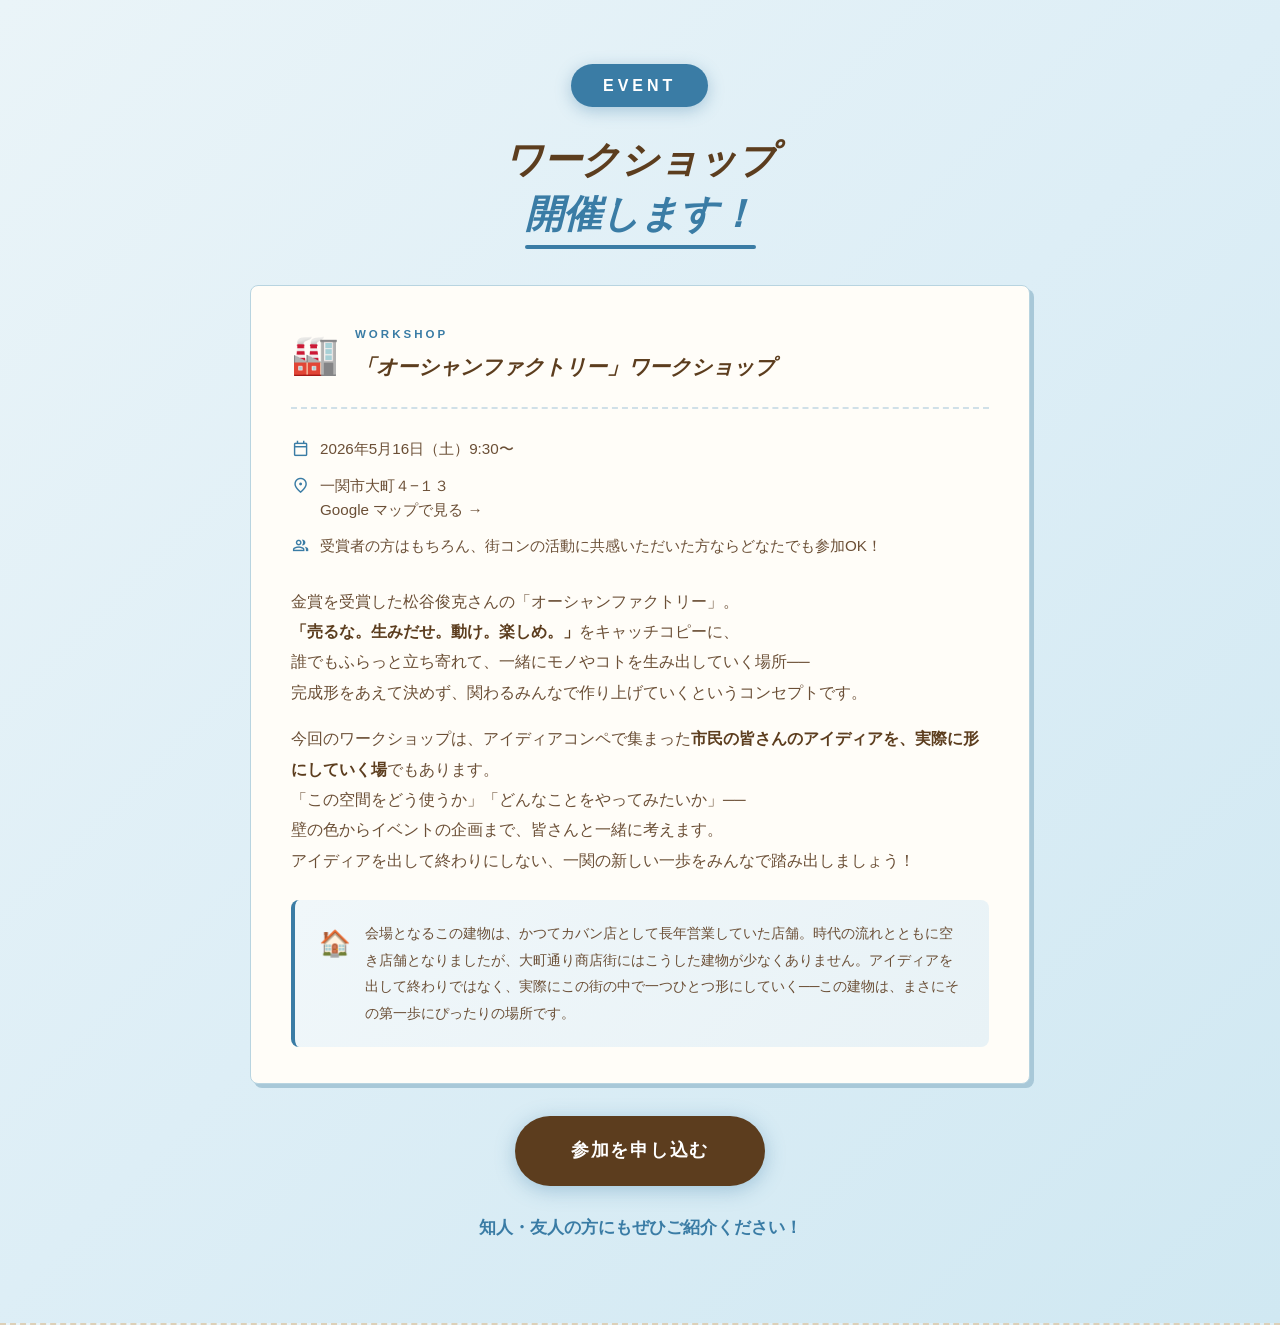
<file: preview-workshop.html>
<!DOCTYPE html>
<html lang="ja">
<head>
  <meta charset="UTF-8">
  <meta name="viewport" content="width=device-width, initial-scale=1.0">
  <title>ワークショップ告知 プレビュー</title>
  <link rel="preconnect" href="https://fonts.googleapis.com">
  <link rel="preconnect" href="https://fonts.gstatic.com" crossorigin>
  <link href="https://fonts.googleapis.com/css2?family=Kaisei+Opti&display=swap" rel="stylesheet">
  <link href="https://fonts.googleapis.com/css2?family=Material+Symbols+Outlined:opsz,wght,FILL,GRAD@20,400,0,0" rel="stylesheet">
  <link rel="stylesheet" href="style.css">
</head>
<body>

  <!-- ワークショップ告知セクション -->
  <section id="workshop" class="workshop-section is-visible">
    <div class="workshop-inner">
      <div class="workshop-badge">EVENT</div>
      <h3 class="workshop-title">
        <span class="workshop-title-line">ワークショップ</span>
        <span class="workshop-title-line workshop-accent">開催します！</span>
      </h3>

      <div class="workshop-card">
        <div class="workshop-card-header">
          <span class="workshop-card-icon">🏭</span>
          <div>
            <p class="workshop-card-label">WORKSHOP</p>
            <h4 class="workshop-card-title">「オーシャンファクトリー」ワークショップ</h4>
          </div>
        </div>

        <div class="workshop-meta">
          <div class="workshop-meta-item">
            <span class="material-symbols-outlined">calendar_today</span>
            <span>2026年5月16日（土）9:30〜</span>
          </div>
          <div class="workshop-meta-item">
            <span class="material-symbols-outlined">location_on</span>
            <span>一関市大町４−１３<br><a href="https://maps.app.goo.gl/gSvCVC6q67YzcZb19" target="_blank" rel="noopener">Google マップで見る →</a></span>
          </div>
          <div class="workshop-meta-item">
            <span class="material-symbols-outlined">group</span>
            <span>受賞者の方はもちろん、街コンの活動に共感いただいた方ならどなたでも参加OK！</span>
          </div>
        </div>

        <div class="workshop-desc">
          <p>金賞を受賞した松谷俊克さんの「オーシャンファクトリー」。<br class="desktop-br">
            <strong>「売るな。生みだせ。動け。楽しめ。」</strong>をキャッチコピーに、<br class="desktop-br">
            誰でもふらっと立ち寄れて、一緒にモノやコトを生み出していく場所──<br class="desktop-br">
            完成形をあえて決めず、関わるみんなで作り上げていくというコンセプトです。</p>
          <p>今回のワークショップは、アイディアコンペで集まった<strong>市民の皆さんのアイディアを、実際に形にしていく場</strong>でもあります。<br class="desktop-br">
            「この空間をどう使うか」「どんなことをやってみたいか」──<br class="desktop-br">
            壁の色からイベントの企画まで、皆さんと一緒に考えます。<br class="desktop-br">
            アイディアを出して終わりにしない、一関の新しい一歩をみんなで踏み出しましょう！</p>
        </div>

        <div class="workshop-venue-note">
          <span class="workshop-venue-icon">🏠</span>
          <p>会場となるこの建物は、かつてカバン店として長年営業していた店舗。時代の流れとともに空き店舗となりましたが、大町通り商店街にはこうした建物が少なくありません。アイディアを出して終わりではなく、実際にこの街の中で一つひとつ形にしていく──この建物は、まさにその第一歩にぴったりの場所です。</p>
        </div>
      </div>

      <div class="workshop-apply">
        <a href="https://docs.google.com/forms/d/e/1FAIpQLSfOdzGPvId0dYXhGT5jjBJdxUQxM-NJOODPPYMYJhmSOSv4yg/viewform?usp=sharing&ouid=115260639686076958475" target="_blank" rel="noopener" class="workshop-apply-btn">参加を申し込む</a>
      </div>
      <p class="workshop-invite">知人・友人の方にもぜひご紹介ください！</p>
    </div>
  </section>

</body>
</html>
</file>
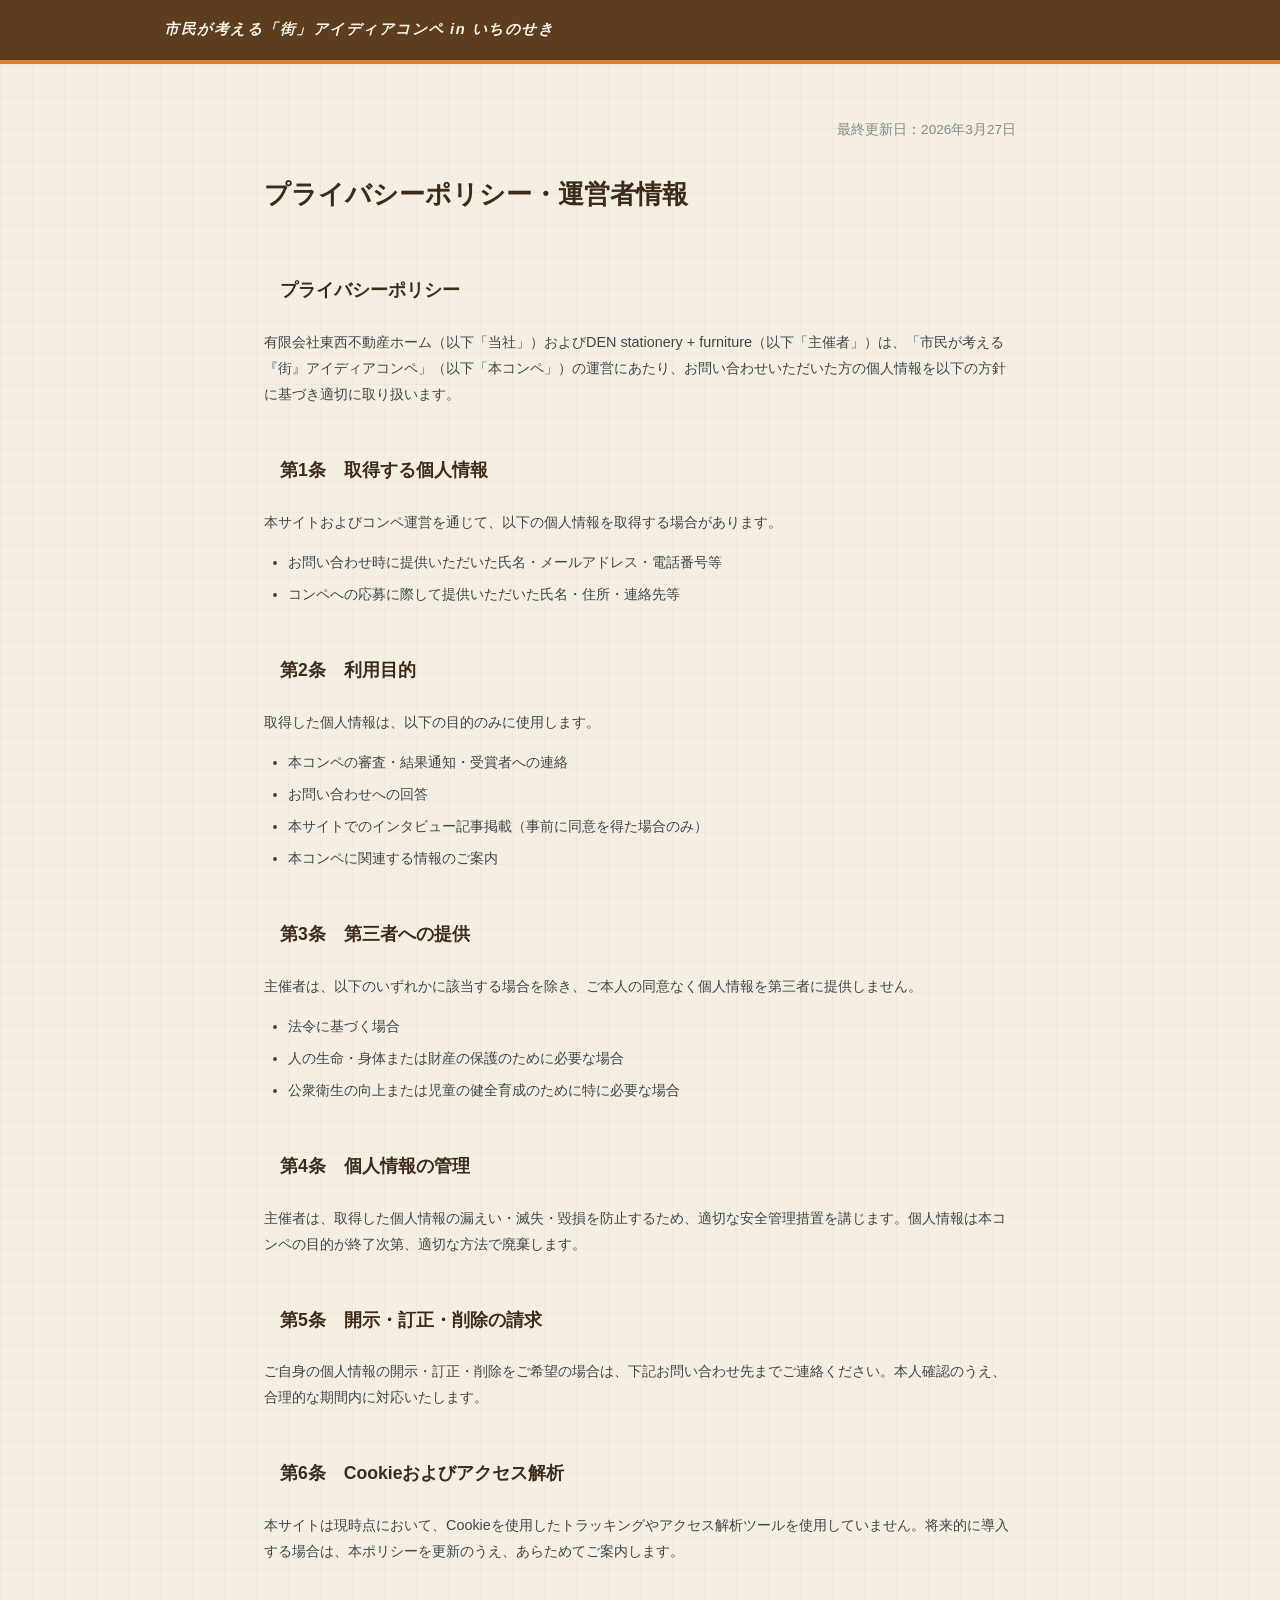
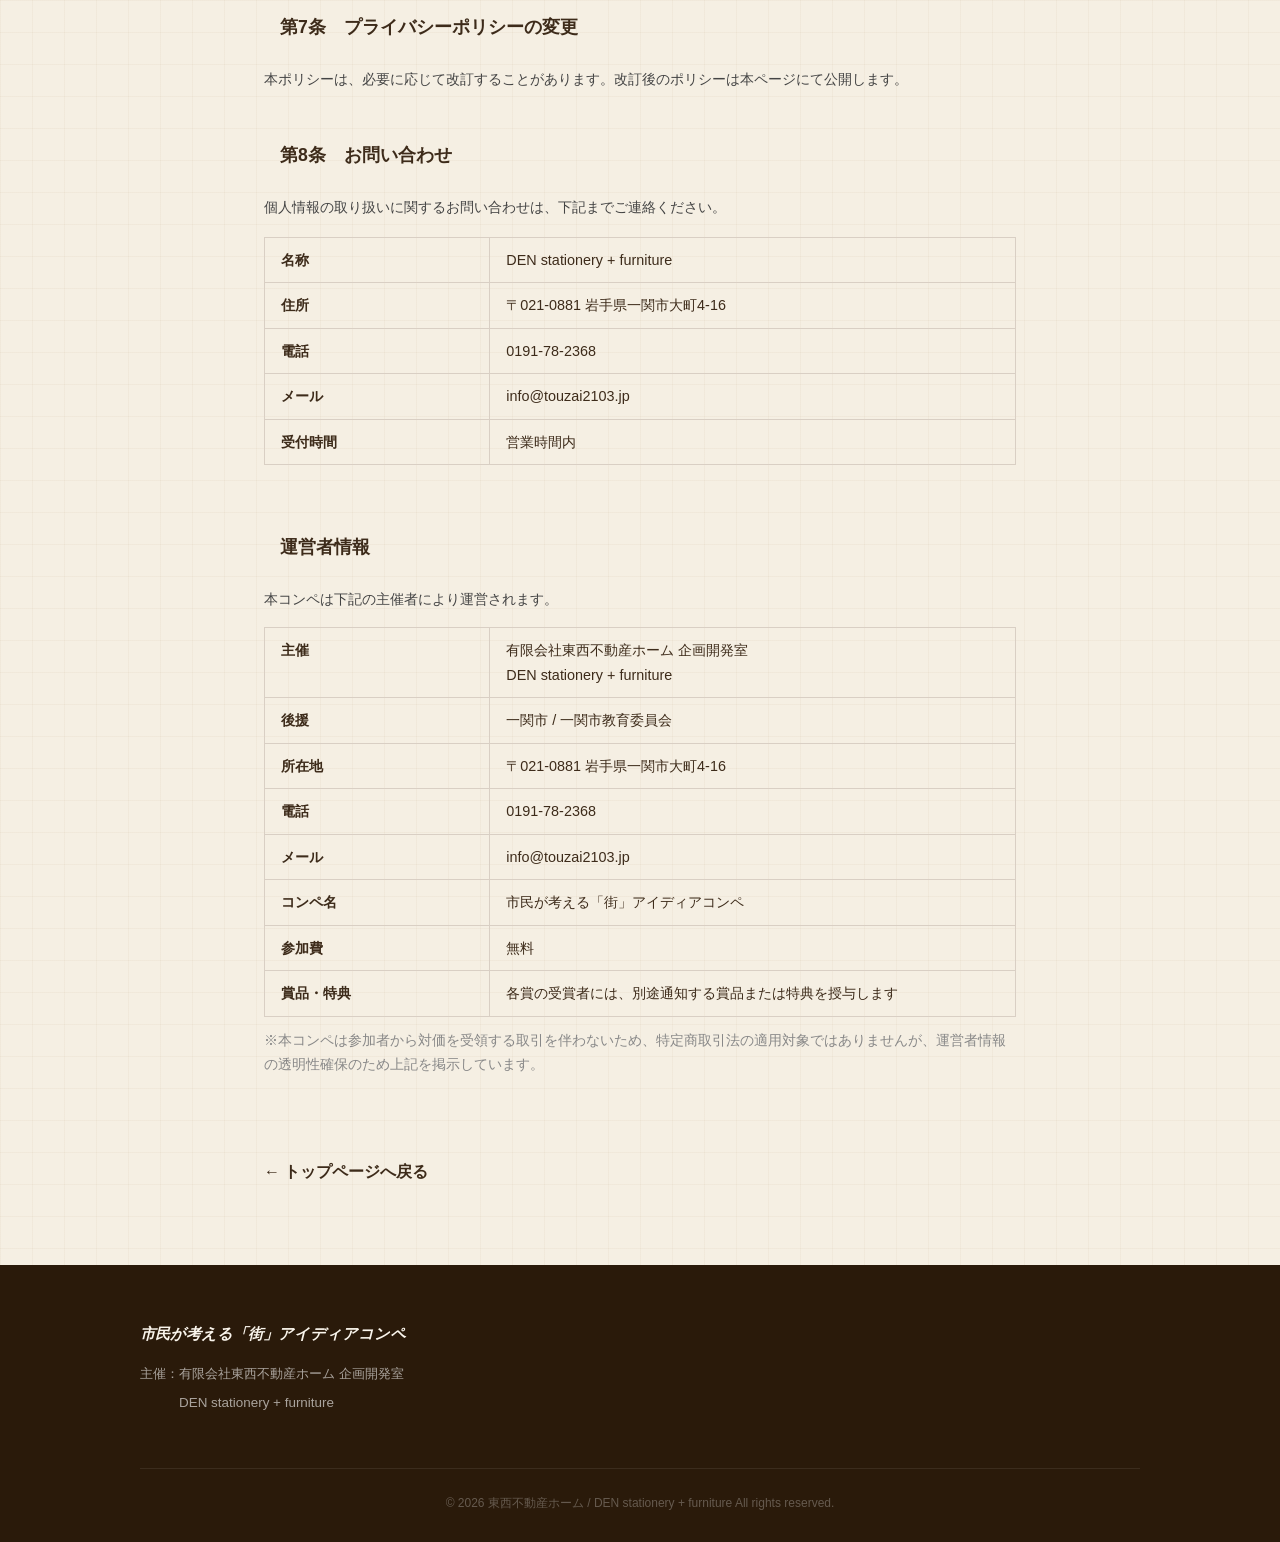
<file: privacy-policy.html>
<!DOCTYPE html>
<html lang="ja">
<head>
  <meta charset="UTF-8">
  <meta name="viewport" content="width=device-width, initial-scale=1.0">
  <title>プライバシーポリシー・運営者情報 | 市民が考える「街」アイディアコンペ</title>
  <meta name="description" content="市民が考える「街」アイディアコンペ in いちのせきのプライバシーポリシーおよび運営者情報。主催：有限会社東西不動産ホーム・DEN stationery + furniture。">
  <link rel="canonical" href="https://machi-compe.pages.dev/privacy-policy.html">
  <link rel="icon" type="image/svg+xml" href="favicon.svg">
  <link rel="stylesheet" href="style.css">
  <style>
    .policy-page {
      max-width: 800px;
      margin: 0 auto;
      padding: 40px 24px 80px;
    }
    .policy-page h1 {
      font-size: 1.6rem;
      color: var(--color-primary);
      border-bottom: 3px solid var(--color-accent);
      padding-bottom: 12px;
      margin-bottom: 40px;
    }
    .policy-section {
      margin-bottom: 40px;
    }
    .policy-section h2 {
      font-size: 1.1rem;
      color: var(--color-primary);
      background: var(--color-bg-light);
      border-left: 4px solid var(--color-accent);
      padding: 8px 16px;
      margin-bottom: 16px;
    }
    .policy-section h3 {
      font-size: 1rem;
      color: var(--color-primary);
      margin: 20px 0 8px;
    }
    .policy-section p, .policy-section li {
      font-size: 0.9rem;
      line-height: 1.8;
      color: #444;
    }
    .policy-section ul {
      padding-left: 1.5em;
      margin: 8px 0;
    }
    .policy-section ul li {
      margin-bottom: 6px;
    }
    .operator-table {
      width: 100%;
      border-collapse: collapse;
      font-size: 0.9rem;
      margin-top: 8px;
    }
    .operator-table th, .operator-table td {
      border: 1px solid #d9cfc4;
      padding: 10px 16px;
      text-align: left;
      vertical-align: top;
    }
    .operator-table th {
      background: var(--color-bg-light);
      color: var(--color-primary);
      width: 30%;
      white-space: nowrap;
    }
    .back-link {
      display: inline-block;
      margin-top: 40px;
      color: var(--color-accent);
      text-decoration: none;
      font-weight: bold;
    }
    .back-link:hover { text-decoration: underline; }
    .updated-date {
      font-size: 0.85rem;
      color: #888;
      text-align: right;
      margin-bottom: 32px;
    }
  </style>
</head>
<body>

  <header class="header">
    <div class="container header-container">
      <h1 class="header-title"><a href="/" style="text-decoration:none;color:inherit;">市民が考える「街」アイディアコンペ in いちのせき</a></h1>
    </div>
  </header>

  <main>
    <div class="policy-page">
      <p class="updated-date">最終更新日：2026年3月27日</p>

      <h1>プライバシーポリシー・運営者情報</h1>

      <!-- プライバシーポリシー -->
      <div class="policy-section">
        <h2>プライバシーポリシー</h2>
        <p>有限会社東西不動産ホーム（以下「当社」）およびDEN stationery + furniture（以下「主催者」）は、「市民が考える『街』アイディアコンペ」（以下「本コンペ」）の運営にあたり、お問い合わせいただいた方の個人情報を以下の方針に基づき適切に取り扱います。</p>
      </div>

      <div class="policy-section">
        <h2>第1条　取得する個人情報</h2>
        <p>本サイトおよびコンペ運営を通じて、以下の個人情報を取得する場合があります。</p>
        <ul>
          <li>お問い合わせ時に提供いただいた氏名・メールアドレス・電話番号等</li>
          <li>コンペへの応募に際して提供いただいた氏名・住所・連絡先等</li>
        </ul>
      </div>

      <div class="policy-section">
        <h2>第2条　利用目的</h2>
        <p>取得した個人情報は、以下の目的のみに使用します。</p>
        <ul>
          <li>本コンペの審査・結果通知・受賞者への連絡</li>
          <li>お問い合わせへの回答</li>
          <li>本サイトでのインタビュー記事掲載（事前に同意を得た場合のみ）</li>
          <li>本コンペに関連する情報のご案内</li>
        </ul>
      </div>

      <div class="policy-section">
        <h2>第3条　第三者への提供</h2>
        <p>主催者は、以下のいずれかに該当する場合を除き、ご本人の同意なく個人情報を第三者に提供しません。</p>
        <ul>
          <li>法令に基づく場合</li>
          <li>人の生命・身体または財産の保護のために必要な場合</li>
          <li>公衆衛生の向上または児童の健全育成のために特に必要な場合</li>
        </ul>
      </div>

      <div class="policy-section">
        <h2>第4条　個人情報の管理</h2>
        <p>主催者は、取得した個人情報の漏えい・滅失・毀損を防止するため、適切な安全管理措置を講じます。個人情報は本コンペの目的が終了次第、適切な方法で廃棄します。</p>
      </div>

      <div class="policy-section">
        <h2>第5条　開示・訂正・削除の請求</h2>
        <p>ご自身の個人情報の開示・訂正・削除をご希望の場合は、下記お問い合わせ先までご連絡ください。本人確認のうえ、合理的な期間内に対応いたします。</p>
      </div>

      <div class="policy-section">
        <h2>第6条　Cookieおよびアクセス解析</h2>
        <p>本サイトは現時点において、Cookieを使用したトラッキングやアクセス解析ツールを使用していません。将来的に導入する場合は、本ポリシーを更新のうえ、あらためてご案内します。</p>
      </div>

      <div class="policy-section">
        <h2>第7条　プライバシーポリシーの変更</h2>
        <p>本ポリシーは、必要に応じて改訂することがあります。改訂後のポリシーは本ページにて公開します。</p>
      </div>

      <div class="policy-section">
        <h2>第8条　お問い合わせ</h2>
        <p>個人情報の取り扱いに関するお問い合わせは、下記までご連絡ください。</p>
        <table class="operator-table" style="margin-top:16px;">
          <tr><th>名称</th><td>DEN stationery + furniture</td></tr>
          <tr><th>住所</th><td>〒021-0881 岩手県一関市大町4-16</td></tr>
          <tr><th>電話</th><td>0191-78-2368</td></tr>
          <tr><th>メール</th><td>&#105;&#110;&#102;&#111;&#64;&#116;&#111;&#117;&#122;&#97;&#105;&#50;&#49;&#48;&#51;&#46;&#106;&#112;</td></tr>
          <tr><th>受付時間</th><td>営業時間内</td></tr>
        </table>
      </div>

      <!-- 運営者情報（特定商取引法に準じた表示） -->
      <div class="policy-section" style="margin-top: 60px;">
        <h2>運営者情報</h2>
        <p>本コンペは下記の主催者により運営されます。</p>
        <table class="operator-table">
          <tr><th>主催</th><td>有限会社東西不動産ホーム 企画開発室<br>DEN stationery + furniture</td></tr>
          <tr><th>後援</th><td>一関市 / 一関市教育委員会</td></tr>
          <tr><th>所在地</th><td>〒021-0881 岩手県一関市大町4-16</td></tr>
          <tr><th>電話</th><td>0191-78-2368</td></tr>
          <tr><th>メール</th><td>&#105;&#110;&#102;&#111;&#64;&#116;&#111;&#117;&#122;&#97;&#105;&#50;&#49;&#48;&#51;&#46;&#106;&#112;</td></tr>
          <tr><th>コンペ名</th><td>市民が考える「街」アイディアコンペ</td></tr>
          <tr><th>参加費</th><td>無料</td></tr>
          <tr><th>賞品・特典</th><td>各賞の受賞者には、別途通知する賞品または特典を授与します</td></tr>
        </table>
        <p style="margin-top:12px; font-size:0.85rem; color:#888;">※本コンペは参加者から対価を受領する取引を伴わないため、特定商取引法の適用対象ではありませんが、運営者情報の透明性確保のため上記を掲示しています。</p>
      </div>

      <a href="/" class="back-link">← トップページへ戻る</a>
    </div>
  </main>

  <footer class="footer">
    <div class="footer-grid">
      <div class="footer-info">
        <h2 class="footer-logo">市民が考える「街」アイディアコンペ</h2>
        <p>主催：有限会社東西不動産ホーム 企画開発室</p>
        <p>　　　DEN stationery + furniture</p>
      </div>
    </div>
    <div class="copyright">
      &copy; 2026 東西不動産ホーム / DEN stationery + furniture All rights reserved.
    </div>
  </footer>

</body>
</html>
</file>
<file: style.css>
/* ＝＝＝ クラフト・ハンドメイド ＝＝＝ */

:root {
  --bg-color: #f5efe3;
  --text-main: #3d2b1a;
  --text-light: #6b4f36;
  --text-muted: #a08060;
  --primary-color: #5c3d1e;
  --accent-color: #e07b39;
  --green: #7c9a6e;
  --tan: #c4a882;
  --cream: #faf5ec;
  --border: #ddd0b8;
  --white: #fffdf8;
}

/* ＝＝＝ ベーススタイル ＝＝＝ */
* {
  box-sizing: border-box;
}

body {
  margin: 0;
  padding: 0;
  font-family: "Helvetica Neue", Arial, "Hiragino Kaku Gothic ProN", "Hiragino Sans", Meiryo, sans-serif;
  background-color: var(--bg-color);
  background-image:
    linear-gradient(rgba(180,150,110,0.07) 1px, transparent 1px),
    linear-gradient(90deg, rgba(180,150,110,0.07) 1px, transparent 1px);
  background-size: 32px 32px;
  color: var(--text-main);
  line-height: 1.7;
}

a {
  text-decoration: none;
  color: inherit;
}

p {
  font-size: 1.2rem;
}

.container {
  max-width: 1000px;
  margin: 0 auto;
  padding: 0 24px;
}

/* ＝＝＝ 告知バー ＝＝＝ */
.announce-bar {
  background: #3a7ca5;
  color: #fff;
  display: flex;
  align-items: center;
  justify-content: center;
  gap: 16px;
  padding: 10px 20px;
  font-size: 0.85rem;
  font-weight: 900;
  letter-spacing: 0.04em;
  flex-wrap: wrap;
  position: sticky;
  top: 64px; /* header(60px) + border(4px) */
  z-index: 99;
}

.announce-bar-em {
  color: #ffd166;
  font-style: normal;
  font-size: 1rem;
  margin-left: 4px;
}

.announce-bar-btn {
  display: inline-block;
  background: #fff;
  color: #3a7ca5;
  padding: 5px 16px;
  border-radius: 20px;
  font-size: 0.8rem;
  font-weight: 900;
  text-decoration: none;
  white-space: nowrap;
  transition: opacity 0.15s;
}

.announce-bar-btn:hover {
  opacity: 0.85;
}

/* ＝＝＝ ヘッダー ＝＝＝ */
.header {
  background-color: var(--primary-color);
  position: sticky;
  top: 0;
  z-index: 100;
  border-bottom: 4px solid var(--accent-color);
}

.header-container {
  display: flex;
  justify-content: space-between;
  align-items: center;
  padding: 0 24px;
  height: 60px;
}

.header-title {
  font-size: 0.92rem;
  font-weight: 700;
  color: var(--cream);
  margin: 0;
  letter-spacing: 1.5px;
  font-style: italic;
}

.header-nav {
  display: none;
  gap: 28px;
  font-size: 0.82rem;
  font-weight: 700;
  color: rgba(255,255,255,0.6);
  letter-spacing: 0.5px;
}

.header-nav a:hover {
  color: var(--accent-color);
  transition: color 0.2s;
}

/* ハンバーガーボタン */
.hamburger {
  display: flex;
  flex-direction: column;
  justify-content: center;
  gap: 5px;
  width: 36px;
  height: 36px;
  background: none;
  border: none;
  cursor: pointer;
  padding: 4px;
}

.hamburger-line {
  display: block;
  width: 100%;
  height: 2px;
  background: var(--cream);
  border-radius: 2px;
  transform-origin: center;
  transition: transform 0.35s cubic-bezier(.4,0,.2,1), opacity 0.25s ease;
}

.hamburger.is-open .hamburger-line:nth-child(1) {
  transform: translateY(7px) rotate(45deg);
}
.hamburger.is-open .hamburger-line:nth-child(2) {
  opacity: 0;
  transform: scaleX(0);
}
.hamburger.is-open .hamburger-line:nth-child(3) {
  transform: translateY(-7px) rotate(-45deg);
}

/* モバイルメニュードロワー */
.mobile-menu {
  position: fixed;
  top: 106px; /* header(64px) + announce-bar(~42px)、JSで動的に上書き */
  left: 0;
  width: 100%;
  background: var(--primary-color);
  z-index: 101;
  overflow: hidden;
  max-height: 0;
  transition: max-height 0.4s cubic-bezier(.4,0,.2,1);
}

.mobile-menu.is-open {
  max-height: 320px;
}

.mobile-menu-nav {
  display: flex;
  flex-direction: column;
  padding: 8px 0 16px;
}

.mobile-menu-link {
  display: block;
  padding: 14px 28px;
  color: rgba(255,255,255,0.85);
  font-size: 0.95rem;
  font-weight: 700;
  text-decoration: none;
  letter-spacing: 0.05em;
  border-bottom: 1px solid rgba(255,255,255,0.08);
  opacity: 0;
  transform: translateX(-12px);
  transition: color 0.2s, opacity 0.3s ease, transform 0.3s ease;
}

.mobile-menu.is-open .mobile-menu-link:nth-child(1) { opacity: 1; transform: none; transition-delay: 0.05s; }
.mobile-menu.is-open .mobile-menu-link:nth-child(2) { opacity: 1; transform: none; transition-delay: 0.1s; }
.mobile-menu.is-open .mobile-menu-link:nth-child(3) { opacity: 1; transform: none; transition-delay: 0.15s; }
.mobile-menu.is-open .mobile-menu-link:nth-child(4) { opacity: 1; transform: none; transition-delay: 0.2s; }

.mobile-menu-link:hover {
  color: var(--accent-color);
}

/* ＝＝＝ ヒーローセクション ＝＝＝ */
.hero-section {
  padding: 48px 20px 64px;
}

.hero-image-wrapper {
  max-width: 820px;
  margin: 0 auto;
  border-radius: 4px;
  overflow: hidden;
  box-shadow:
    4px 4px 0 var(--tan),
    8px 8px 0 rgba(180,150,110,0.3);
  border: 6px solid var(--white);
  background-color: var(--white);
  transform: rotate(-3deg);
}

.hero-image-wrapper img {
  width: 100%;
  height: auto;
  display: block;
}

.hero-text-area {
  text-align: center;
  margin-top: 56px;
}

.hero-catchphrase {
  font-size: 2rem;
  font-weight: 900;
  color: var(--primary-color);
  margin: 0 0 24px;
  letter-spacing: -0.5px;
  line-height: 1.3;
  font-style: italic;
}

.badge {
  display: inline-block;
  background-color: var(--accent-color);
  color: var(--white);
  padding: 8px 24px;
  font-weight: 700;
  font-size: 1.1rem;
  margin-bottom: 20px;
  transform: rotate(-1deg);
  box-shadow: 3px 3px 0 var(--primary-color);
  border-radius: 2px;
}

.hero-description {
  color: var(--text-light);
  max-width: 600px;
  margin: 0 auto;
  font-size: 1.2rem;
  line-height: 1.85;
}

/* ＝＝＝ スケジュール・結果発表 ＝＝＝ */
.schedule-section {
  background-color: var(--cream);
  padding: 64px 0;
  border-top: 2px dashed var(--border);
  border-bottom: 2px dashed var(--border);
  position: relative;
  overflow: hidden;
}

.confetti-canvas {
  position: absolute;
  inset: 0;
  width: 100%;
  height: 100%;
  pointer-events: none;
  z-index: 0;
}

.schedule-section .schedule-container {
  position: relative;
  z-index: 1;
}

.schedule-container {
  max-width: 800px;
  margin: 0 auto;
  text-align: center;
  padding: 0 24px;
}

.section-title-sky {
  font-size: 1.3rem;
  font-weight: 900;
  color: var(--primary-color);
  margin: 0 0 28px;
  display: flex;
  align-items: center;
  justify-content: center;
  gap: 10px;
  font-style: italic;
}

.section-title-sky::before,
.section-title-sky::after {
  content: '';
  display: block;
  flex: 1;
  height: 1px;
  background: var(--border);
  max-width: 80px;
}

@keyframes result-title-in {
  0%   { opacity: 0; transform: scale(0.85) translateY(16px); }
  60%  { opacity: 1; transform: scale(1.04) translateY(-4px); }
  100% { opacity: 1; transform: scale(1) translateY(0); }
}

@keyframes result-title-glow {
  0%, 100% { text-shadow: 0 0 0px rgba(224,123,57,0); }
  50%       { text-shadow: 0 0 18px rgba(224,123,57,0.45); }
}

@keyframes trophy-bounce {
  0%, 100% { transform: translateY(0) rotate(-4deg); }
  40%       { transform: translateY(-8px) rotate(4deg); }
  70%       { transform: translateY(-3px) rotate(-2deg); }
}

.section-title-result {
  font-size: 2.2rem;
  font-style: normal;
  letter-spacing: 0.05em;
  animation: result-title-in 0.7s cubic-bezier(.34,1.56,.64,1) both,
             result-title-glow 3s ease-in-out 0.8s infinite;
  margin-bottom: 8px;
  padding-bottom: 16px;
  border-bottom: 3px solid;
  border-image: linear-gradient(90deg, #e6b800, #b8860b) 1;
  gap: 14px;
}

.section-title-result::before,
.section-title-result::after {
  display: none;
}

.result-trophy {
  display: inline-block;
  animation: trophy-bounce 2.2s ease-in-out 1s infinite;
  transform-origin: bottom center;
}

@media (prefers-reduced-motion: reduce) {
  .section-title-result {
    animation: none;
  }
  .result-trophy {
    animation: none;
  }
  /* workshop セクションも即表示 */
  .workshop-section.is-visible .workshop-inner,
  .workshop-section.is-visible .workshop-badge,
  .workshop-section.is-visible .workshop-accent::after {
    animation: none;
    opacity: 1;
    transform: none;
  }
  /* open-call はJSがis-visibleを即付与するため、アニメーションだけ無効化 */
  .open-call-section.is-visible .open-call-inner,
  .open-call-section.is-visible .open-call-badge,
  .open-call-section.is-visible .open-call-title .accent::after,
  .open-call-section.is-visible .open-call-lead,
  .open-call-section.is-visible .open-call-cards,
  .open-call-section.is-visible .open-call-sub,
  .open-call-section.is-visible .open-call-btn,
  .open-call-btn-arrow {
    animation: none;
    opacity: 1;
    transform: none;
  }
  /* インタビュー見出しも即表示 */
  .interviews-section-header.is-visible .interviews-label,
  .interviews-section-header.is-visible .interviews-title,
  .interviews-section-header.is-visible .interviews-title::after {
    animation: none;
    opacity: 1;
  }
}

.schedule-card {
  background-color: var(--white);
  padding: 36px 40px;
  border-radius: 4px;
  box-shadow: 4px 4px 0 var(--tan);
  border: 1.5px solid var(--border);
}

.schedule-card p {
  color: var(--text-light);
  margin: 0;
  line-height: 1.85;
}

.announce-date {
  font-size: 2rem;
  font-weight: 900;
  color: var(--accent-color);
  margin: 28px 0;
  font-style: italic;
}

.note-text {
  font-size: 0.82rem;
  color: var(--text-muted);
}

/* 賞のグリッド */
.awards-grid {
  display: flex;
  flex-direction: column;
  gap: 14px;
  margin-top: 0px;
}

.award-item {
  padding: 20px 28px;
  border-radius: 10px;
  display: flex;
  flex-direction: row;
  align-items: center;
  gap: 0;
  border: 2px solid transparent;
  filter: drop-shadow(0 4px 16px rgba(0,0,0,0.10));
  backdrop-filter: blur(8px);
  -webkit-backdrop-filter: blur(8px);
  text-align: left;
  min-height: 96px;
}

.award-item span:first-child {
  font-weight: 800;
  white-space: nowrap;
  width: 160px;
  flex-shrink: 0;
  padding-right: 20px;
  border-right: 2px solid currentColor;
  opacity: 0.6;
}

.award-item span:nth-child(2) {
  font-weight: 600;
  line-height: 1.6;
  padding-left: 24px;
  text-align: left;
  flex: 1;
  min-width: 0;
}

.award-gold {
  background-color: #fffbe8;
  border-color: #e6b800;
  color: #7a5a00;
  box-shadow: 0 2px 10px rgba(230,184,0,0.2);
}
.award-gold span:first-child { font-size: 1.4rem; color: #b8860b; }
.award-gold span:nth-child(2)  { font-size: 1.35rem; color: #5a3e00; }

.award-silver {
  background-color: #f7f7f5;
  border-color: #a0a090;
  color: #404040;
  box-shadow: 0 2px 8px rgba(160,160,144,0.18);
}
.award-silver span:first-child { font-size: 1.25rem; color: #707070; }
.award-silver span:nth-child(2)  { font-size: 1.2rem; color: #303030; }

.award-special { background-color: #fdf0e8; border-color: #e8b090; color: #7a3010; }
.award-special span:first-child { font-size: 1.0rem; }
.award-special span:nth-child(2)  { font-size: 1.05rem; }

.award-wish { background-color: #f0ede8; border-color: #c4a882; color: #5c3d1e; }
.award-wish span:first-child { font-size: 1.0rem; }
.award-wish span:nth-child(2)  { font-size: 1.05rem; }

.award-fun { background-color: #edf4ec; border-color: #a8c8a0; color: #2a5a28; }
.award-fun span:first-child { font-size: 1.0rem; }
.award-fun span:nth-child(2)  { font-size: 1.05rem; }

.award-item--link {
  text-decoration: none;
  cursor: pointer;
  transition: transform 0.2s, box-shadow 0.2s;
  border-right: 4px solid currentColor;
}

.award-item--link:hover {
  transform: translate(-2px, -2px);
}

.award-gold.award-item--link:hover  { box-shadow: 3px 3px 0 #b8860b; }
.award-silver.award-item--link:hover { box-shadow: 3px 3px 0 #808070; }
.award-special.award-item--link:hover { box-shadow: 3px 3px 0 #c07050; }

.award-item-read {
  margin-left: auto;
  font-size: 0.85rem;
  font-weight: 700;
  white-space: nowrap;
  padding: 3px 10px;
  border-radius: 50px;
  border: 1.5px solid currentColor;
  opacity: 0.65;
  transition: opacity 0.2s;
}

.award-item--link:hover .award-item-read {
  opacity: 1;
}

.award-message {
  margin-top: 36px;
  padding: 3px 3px;
  background: rgba(255,255,255,0.5);
  border-radius: 8px;
  font-family: 'Kaisei Opti', serif;
  font-size: 1.05rem;
  line-height: 2.0;
  color: #444;
  text-align: left;
}

.award-message p + p {
  margin-top: 1.2em;
}

.award-message-signature {
  text-align: right;
  margin-top: 1.6em;
}

/* ＝＝＝ 審査写真ギャラリー ＝＝＝ */
.exam-photos {
  display: grid;
  grid-template-columns: 1fr 1fr;
  gap: 16px;
  margin-top: 28px;
}

.exam-photo {
  background-color: var(--white);
  border: 5px solid var(--white);
  box-shadow: 3px 3px 0 var(--tan);
  overflow: hidden;
  transition: transform 0.25s, box-shadow 0.25s;
}

.exam-photo img {
  width: 100%;
  height: 180px;
  object-fit: cover;
  display: block;
}

.exam-photo-caption {
  display: block;
  font-size: 0.75rem;
  color: var(--text-muted);
  padding: 8px 6px 6px;
  font-style: italic;
  letter-spacing: 0.3px;
  text-align: center;
}

.exam-photo--1 { transform: rotate(-1.5deg); }
.exam-photo--2 { transform: rotate(1deg); }
.exam-photo--3 { transform: rotate(-0.8deg); grid-column: 1 / -1; }

.exam-photo--3 img {
  height: 220px;
}

.exam-photo:hover {
  transform: rotate(0deg) scale(1.02);
  box-shadow: 5px 5px 0 var(--tan);
  z-index: 1;
  position: relative;
}

@media (min-width: 768px) {
  .exam-photos {
    grid-template-columns: repeat(3, 1fr);
  }
  .exam-photo--3 {
    grid-column: auto;
  }
  .exam-photo img,
  .exam-photo--3 img {
    height: 200px;
  }
}

/* ＝＝＝ ワークショップ告知セクション ＝＝＝ */

@keyframes ws-fade-up {
  from { opacity: 0; transform: translateY(24px); }
  to   { opacity: 1; transform: translateY(0); }
}

@keyframes ws-badge-pop {
  0%   { transform: scale(0.5) rotate(-8deg); opacity: 0; }
  50%  { transform: scale(1.2) rotate(3deg); opacity: 1; }
  70%  { transform: scale(0.95) rotate(-1deg); }
  100% { transform: scale(1) rotate(0deg); opacity: 1; }
}

@keyframes ws-badge-pulse {
  0%, 100% { box-shadow: 0 0 0 0 rgba(58, 124, 165, 0.5); }
  50%       { box-shadow: 0 0 0 10px rgba(58, 124, 165, 0); }
}

.workshop-section {
  padding: 64px 24px;
  text-align: center;
  background: linear-gradient(135deg, #eaf4f8 0%, #ddeef6 50%, #d0e8f2 100%);
  border-bottom: 2px dashed var(--border);
  overflow: hidden;
  position: relative;
}


.workshop-inner {
  max-width: 780px;
  margin: 0 auto;
  opacity: 0;
  transform: translateY(24px);
}

.workshop-section.is-visible .workshop-inner {
  animation: ws-fade-up 0.7s ease both;
}

.workshop-badge {
  display: inline-block;
  background-color: #3a7ca5;
  color: #fff;
  font-size: 1rem;
  font-weight: 900;
  letter-spacing: 0.25em;
  padding: 8px 32px;
  border-radius: 50px;
  margin-bottom: 28px;
  opacity: 0;
  box-shadow: 0 4px 16px rgba(58, 124, 165, 0.35);
}

.workshop-section.is-visible .workshop-badge {
  animation: ws-badge-pop 0.7s cubic-bezier(.34,1.56,.64,1) 0.2s forwards,
             ws-badge-pulse 2s ease-in-out 1s infinite;
}

.workshop-apply {
  text-align: center;
  margin: 32px 0 8px;
}

@keyframes btn-attention {
  0%, 100% { transform: scale(1); box-shadow: 0 4px 20px rgba(58, 124, 165, 0.35); }
  10%       { transform: scale(1.06); box-shadow: 0 8px 32px rgba(58, 124, 165, 0.55); }
  20%       { transform: scale(1); }
  30%       { transform: scale(1.04); box-shadow: 0 8px 32px rgba(58, 124, 165, 0.5); }
  40%       { transform: scale(1); }
}

.workshop-apply-btn {
  display: inline-block;
  background-color: var(--primary-color);
  color: #fff;
  font-size: 1.1rem;
  font-weight: 900;
  letter-spacing: 0.1em;
  padding: 20px 56px;
  border-radius: 50px;
  text-decoration: none;
  box-shadow: 0 4px 20px rgba(58, 124, 165, 0.35);
  transition: transform 0.15s ease, box-shadow 0.15s ease;
  animation: btn-attention 3s ease-in-out 1.5s infinite;
}

.workshop-apply-btn:hover {
  animation: none;
  transform: translateY(-3px) scale(1.04);
  box-shadow: 0 10px 32px rgba(58, 124, 165, 0.5);
}

.workshop-title {
  font-size: clamp(1.6rem, 4.5vw, 2.4rem);
  font-weight: 900;
  font-style: italic;
  color: var(--primary-color);
  line-height: 1.3;
  margin: 0 0 36px;
  display: flex;
  flex-direction: column;
  align-items: center;
  gap: 4px;
}

.workshop-accent {
  color: #3a7ca5;
  position: relative;
}

.workshop-accent::after {
  content: "";
  display: block;
  height: 4px;
  background: #3a7ca5;
  border-radius: 2px;
  margin-top: 6px;
  opacity: 0;
}

.workshop-section.is-visible .workshop-accent::after {
  animation: ws-fade-up 0.5s ease 0.6s both;
}

.workshop-card {
  background-color: var(--white);
  padding: 36px 40px;
  border-radius: 8px;
  box-shadow: 4px 4px 0 #a8c8d8;
  border: 1.5px solid #b8d4e0;
  text-align: left;
}

.workshop-card-header {
  display: flex;
  align-items: center;
  gap: 16px;
  margin-bottom: 28px;
  padding-bottom: 20px;
  border-bottom: 2px dashed #d0e0e8;
}

.workshop-card-icon {
  font-size: 2.4rem;
  flex-shrink: 0;
}

.workshop-card-label {
  font-size: 0.72rem;
  font-weight: 800;
  letter-spacing: 3px;
  color: #3a7ca5;
  text-transform: uppercase;
  margin: 0 0 4px;
}

.workshop-card-title {
  font-size: 1.3rem;
  font-weight: 900;
  color: var(--primary-color);
  margin: 0;
  font-style: italic;
}

.workshop-meta {
  display: flex;
  flex-direction: column;
  gap: 12px;
  margin-bottom: 28px;
}

.workshop-meta-item {
  display: flex;
  align-items: flex-start;
  gap: 10px;
  font-size: 0.95rem;
  color: var(--text-light);
  line-height: 1.6;
}

.workshop-meta-item .material-symbols-outlined {
  font-size: 1.2rem;
  color: #3a7ca5;
  flex-shrink: 0;
  margin-top: 2px;
}

.workshop-desc {
  margin-bottom: 24px;
}

.workshop-desc p {
  font-size: 1rem;
  color: var(--text-light);
  line-height: 1.9;
  margin: 0 0 16px;
}

.workshop-desc p:last-child {
  margin-bottom: 0;
}

.workshop-desc strong {
  color: var(--primary-color);
  font-weight: 800;
}

.workshop-venue-note {
  display: flex;
  align-items: flex-start;
  gap: 14px;
  background: linear-gradient(135deg, #f0f7fa, #e8f2f6);
  border-radius: 8px;
  padding: 20px 24px;
  border-left: 4px solid #3a7ca5;
}

.workshop-venue-icon {
  font-size: 1.6rem;
  flex-shrink: 0;
  margin-top: 2px;
}

.workshop-venue-note p {
  font-size: 0.9rem;
  color: var(--text-light);
  line-height: 1.85;
  margin: 0;
}

.workshop-invite {
  margin-top: 28px;
  font-size: 1.05rem;
  font-weight: 700;
  color: #3a7ca5;
}

@media (max-width: 767px) {
  .workshop-card {
    padding: 24px 20px;
  }

  .workshop-card-header {
    flex-direction: column;
    align-items: flex-start;
    gap: 10px;
  }

  .workshop-card-title {
    font-size: 1.1rem;
  }

  .workshop-venue-note {
    flex-direction: column;
    gap: 10px;
    padding: 16px 18px;
  }
}

/* ＝＝＝ インタビューセクション ＝＝＝ */
/* ＝＝＝ 随時募集セクション ＝＝＝ */

@keyframes oc-fade-up {
  from { opacity: 0; transform: translateY(28px); }
  to   { opacity: 1; transform: translateY(0); }
}

@keyframes oc-badge-pop {
  0%   { transform: scale(0.7) rotate(-6deg); opacity: 0; }
  60%  { transform: scale(1.1) rotate(2deg); opacity: 1; }
  100% { transform: scale(1) rotate(-2deg); opacity: 1; }
}

@keyframes oc-pulse {
  0%, 100% { box-shadow: 0 0 0 0 rgba(224, 123, 57, 0.45); }
  50%       { box-shadow: 0 0 0 14px rgba(224, 123, 57, 0); }
}

@keyframes oc-arrow-slide {
  0%, 100% { transform: translateX(0); }
  50%       { transform: translateX(6px); }
}

@keyframes oc-card-glow {
  0%, 100% { box-shadow: 0 0 8px 4px rgba(224, 123, 57, 0.15); }
  50%       { box-shadow: 0 0 22px 10px rgba(224, 123, 57, 0.35); }
}

.open-call-section {
  padding: 50px 24px;
  text-align: center;
  background: linear-gradient(135deg, #fff8ee 0%, #fdf0d8 50%, #fae8c4 100%);
  overflow: hidden;
  position: relative;
}

.open-call-section::before,
.open-call-section::after {
  content: "✦";
  position: absolute;
  font-size: 120px;
  color: rgba(224,123,57,0.07);
  pointer-events: none;
}
.open-call-section::before { top: -20px; left: -20px; }
.open-call-section::after  { bottom: -20px; right: -20px; }

.open-call-inner {
  max-width: 720px;
  margin: 0 auto;
  opacity: 0;
  transform: translateY(28px);
}

.open-call-section.is-visible .open-call-inner {
  animation: oc-fade-up 0.7s ease both;
}

.open-call-badge {
  display: inline-block;
  background-color: var(--accent-color);
  color: #fff;
  font-size: 0.78rem;
  font-weight: 900;
  letter-spacing: 0.12em;
  padding: 5px 18px;
  border-radius: 50px;
  margin-bottom: 20px;
  opacity: 0;
}

.open-call-section.is-visible .open-call-badge {
  animation: oc-badge-pop 0.6s cubic-bezier(.34,1.56,.64,1) 0.2s both;
}

.open-call-title {
  font-size: clamp(1.8rem, 5vw, 2.8rem);
  font-weight: 900;
  font-style: italic;
  color: var(--primary-color);
  line-height: 1.25;
  margin: 0 0 28px;
  display: flex;
  flex-direction: column;
  align-items: center;
  gap: 4px;
}

.open-call-title .accent {
  color: var(--accent-color);
  position: relative;
}

.open-call-title .accent::after {
  content: "";
  display: block;
  height: 4px;
  background: var(--accent-color);
  border-radius: 2px;
  margin-top: 4px;
  opacity: 0;
}

.open-call-section.is-visible .open-call-title .accent::after {
  animation: oc-fade-up 0.5s ease 0.6s both;
}

.open-call-lead {
  color: var(--text-light);
  font-size: 1rem;
  line-height: 1.9;
  margin: 0 0 36px;
  opacity: 0;
}

.open-call-section.is-visible .open-call-lead {
  animation: oc-fade-up 0.6s ease 0.3s both;
}

.open-call-cards {
  display: flex;
  gap: 20px;
  justify-content: center;
  flex-wrap: wrap;
  margin-bottom: 36px;
  opacity: 0;
}

.open-call-section.is-visible .open-call-cards {
  animation: oc-fade-up 0.6s ease 0.45s both;
}

.open-call-card {
  background: var(--white);
  border: 1.5px solid var(--border);
  border-radius: 16px;
  padding: 24px 32px;
  min-width: 200px;
  flex: 1;
  max-width: 260px;
  transition: transform 0.2s;
  animation: oc-card-glow 3.5s ease-in-out infinite;
}

.open-call-card:hover {
  transform: translateY(-4px);
}

.open-call-card-icon {
  font-size: 2rem;
  display: block;
  margin-bottom: 10px;
}

.open-call-card p {
  margin: 0;
  font-size: 1rem;
  font-weight: 700;
  color: var(--text-main);
  line-height: 1.6;
}

.open-call-sub {
  color: var(--text-light);
  font-size: 1rem;
  line-height: 1.9;
  margin: 0 0 40px;
  opacity: 0;
}

.open-call-section.is-visible .open-call-sub {
  animation: oc-fade-up 0.6s ease 0.55s both;
}

.open-call-btn {
  display: inline-flex;
  align-items: center;
  gap: 10px;
  background-color: var(--accent-color);
  color: #fff;
  font-weight: 900;
  font-size: 1.1rem;
  padding: 18px 48px;
  border-radius: 50px;
  text-decoration: none;
  opacity: 0;
  transition: background-color 0.2s, transform 0.2s;
}

.open-call-section.is-visible .open-call-btn {
  animation: oc-pulse 2.4s ease-in-out infinite, oc-fade-up 0.6s ease 0.65s both;
}

.open-call-btn:hover {
  background-color: #c9682a;
  transform: scale(1.04);
  animation: none;
  box-shadow: 0 6px 20px rgba(224,123,57,0.45);
}

.open-call-btn-arrow {
  display: inline-block;
  animation: oc-arrow-slide 1.4s ease-in-out infinite;
}

.open-call-btn:hover .open-call-btn-arrow {
  animation: none;
}

@keyframes interviews-title-in {
  0%   { opacity: 0; transform: translateY(24px) scale(0.96); }
  60%  { opacity: 1; transform: translateY(-4px) scale(1.01); }
  100% { opacity: 1; transform: translateY(0) scale(1); }
}

@keyframes interviews-label-in {
  from { opacity: 0; letter-spacing: 8px; }
  to   { opacity: 1; letter-spacing: 4px; }
}

.interviews-section {
  padding: 50px 0;
}

.den-story-section {
  padding: 50px 0 64px;
  border-top: 2px dashed var(--border);
}

.den-story-card-wrapper {
  max-width: 420px;
  margin: 0 auto;
}

.den-story-card {
  width: auto !important;
}

.card-award-badge--story {
  background-color: var(--primary-color);
  color: var(--cream);
}

.section-header {
  text-align: center;
  margin-bottom: 48px;
}

.section-header h3 {
  font-size: 1.6rem;
  font-weight: 900;
  color: var(--primary-color);
  margin: 0 0 12px;
  font-style: italic;
}

/* インタビューセクション専用ヘッダー */
.interviews-section-header .interviews-label {
  font-size: 0.78rem;
  font-weight: 800;
  letter-spacing: 4px;
  color: var(--accent-color);
  text-transform: uppercase;
  margin: 0 0 10px;
  opacity: 0;
}

.interviews-section-header .interviews-title {
  font-size: 2.6rem;
  font-weight: 900;
  color: var(--primary-color);
  margin: 0 0 16px;
  font-style: italic;
  letter-spacing: -0.5px;
  line-height: 1.15;
  position: relative;
  display: inline-block;
  opacity: 0;
}

.interviews-section-header .interviews-title::after {
  content: '';
  display: block;
  width: 56px;
  height: 4px;
  background: var(--accent-color);
  border-radius: 2px;
  margin: 10px auto 0;
  opacity: 0;
}

/* スクロールで表示されたときにアニメーション開始 */
.interviews-section-header.is-visible .interviews-label {
  animation: interviews-label-in 0.7s ease both;
}

.interviews-section-header.is-visible .interviews-title {
  animation: interviews-title-in 0.8s cubic-bezier(0.22, 1, 0.36, 1) 0.15s both;
}

.interviews-section-header.is-visible .interviews-title::after {
  animation: interviews-label-in 0.6s ease 0.6s both;
}

.section-header p {
  color: var(--text-light);
  margin: 0 auto 12px;
  max-width: 680px;
  font-size: 1.2rem;
  line-height: 1.8;
}

.interviews-marquee {
  overflow: hidden;
  -webkit-mask-image: linear-gradient(to right, transparent 0%, black 6%, black 94%, transparent 100%);
  mask-image: linear-gradient(to right, transparent 0%, black 6%, black 94%, transparent 100%);
}

.interviews-track {
  display: flex;
  gap: 28px;
  width: max-content;
  animation: marquee-rtl 32s linear infinite;
}

.interviews-track:hover {
  animation-play-state: paused;
}

@keyframes marquee-rtl {
  from { transform: translateX(0); }
  to   { transform: translateX(-50%); }
}

.interview-card {
  background-color: var(--white);
  border-radius: 4px;
  overflow: hidden;
  box-shadow: 3px 3px 0 var(--tan);
  border: 1.5px solid var(--border);
  transition: transform 0.25s, box-shadow 0.25s;
  display: flex;
  flex-direction: column;
  width: 320px;
  flex-shrink: 0;
}

.interview-card:hover {
  transform: translate(-2px, -2px);
  box-shadow: 5px 5px 0 var(--tan);
}

.card-image-wrapper {
  position: relative;
  background-color: #ede4d4;
  aspect-ratio: 4/3;
  display: flex;
  align-items: center;
  justify-content: center;
  overflow: hidden;
}

.coming-soon-overlay {
  position: absolute;
  top: 0; left: 0; right: 0; bottom: 0;
  background-color: rgba(237, 228, 212, 0.65);
  backdrop-filter: blur(3px);
  -webkit-backdrop-filter: blur(3px);
  display: flex;
  align-items: center;
  justify-content: center;
  z-index: 10;
}

.coming-soon-label {
  background-color: var(--primary-color);
  color: var(--cream);
  padding: 6px 18px;
  border-radius: 2px;
  font-size: 0.72rem;
  font-weight: 700;
  letter-spacing: 2px;
  text-transform: uppercase;
  transform: rotate(-1.5deg);
  box-shadow: 2px 2px 0 rgba(0,0,0,0.2);
}

.card-icon {
  font-size: 3.5rem;
  opacity: 0.18;
  transition: transform 0.4s;
}

.interview-card:hover .card-icon {
  transform: scale(1.08) rotate(3deg);
}

.card-content {
  padding: 24px 28px;
  border-top: 2px dashed var(--border);
  display: flex;
  flex-direction: column;
  flex: 1;
}


.card-vol {
  font-size: 0.75rem;
  font-weight: 700;
  color: var(--accent-color);
  margin-bottom: 8px;
  letter-spacing: 1.5px;
  text-transform: uppercase;
}

.card-title {
  font-size: 1rem;
  font-weight: 700;
  margin: 0 0 10px;
  color: #c4b8a8;
  font-style: italic;
}

.card-desc {
  font-size: 0.84rem;
  color: #c4b8a8;
  margin: 0 0 14px;
  display: -webkit-box;
  -webkit-line-clamp: 3;
  line-clamp: 3;
  -webkit-box-orient: vertical;
  overflow: hidden;
  line-height: 1.65;
}

.card-footer {
  font-size: 0.75rem;
  font-weight: 700;
  color: #c4b8a8;
  letter-spacing: 0.5px;
  margin-top: auto;
}

.card-photo {
  width: 100%;
  height: 100%;
  object-fit: cover;
  display: block;
}

.card-award-badge {
  position: absolute;
  top: 14px;
  right: 14px;
  padding: 4px 14px;
  border-radius: 2px;
  font-size: 0.75rem;
  font-weight: 800;
  letter-spacing: 1px;
  z-index: 5;
  box-shadow: 2px 2px 0 rgba(0,0,0,0.2);
}

.card-award-badge--gold {
  background-color: #e6b800;
  color: #3a2a00;
}

.card-award-badge--silver {
  background-color: #a0a090;
  color: #fff;
}

.card-award-badge--special {
  background-color: #e8b090;
  color: #5a1a00;
}

.card-award-badge--fun {
  background-color: #a8c8a0;
  color: #1a3a18;
}

.interview-card--link {
  display: flex;
  flex-direction: column;
  text-decoration: none;
  color: inherit;
}

.interview-card--link .card-title {
  color: var(--text-main);
  font-style: normal;
  font-size: 1rem;
}

.card-person {
  font-size: 0.82rem;
  color: var(--text-muted);
  margin: 0 0 10px;
}

.interview-card--link .card-footer {
  color: var(--accent-color);
}

.more-btn-wrapper {
  text-align: center;
  margin-top: 48px;
}

.more-btn {
  display: inline-block;
  background-color: transparent;
  color: var(--text-muted);
  border: 2px dashed var(--border);
  padding: 12px 40px;
  border-radius: 3px;
  font-size: 0.85rem;
  font-weight: 700;
  cursor: pointer;
  text-decoration: none;
  transition: color 0.2s, border-color 0.2s;
}

.more-btn:hover {
  color: var(--primary-color);
  border-color: var(--primary-color);
}

.more-btn-icon {
  font-size: 1em;
  vertical-align: middle;
  line-height: 1;
}


/* ＝＝＝ コンペ概要 ＝＝＝ */
.about-section {
  background-color: var(--primary-color);
  padding: 72px 0;
  border-top: none;
}

.about-section .section-header h3 {
  font-size: 1.5rem;
  font-weight: 900;
  color: var(--cream);
  font-style: italic;
}

.about-section .section-header p {
  color: rgba(255,255,255,0.6);
}

.about-card {
  background-color: rgba(255,255,255,0.06);
  border-radius: 4px;
  padding: 40px;
  max-width: 800px;
  margin: 0 auto;
  border: 1px solid rgba(255,255,255,0.12);
}

.about-item {
  margin-bottom: 28px;
}

.about-item:last-child {
  margin-bottom: 0;
}

.about-item h4 {
  font-size: 0.75rem;
  font-weight: 700;
  color: var(--accent-color);
  border-bottom: 1px dashed rgba(255,255,255,0.15);
  padding-bottom: 8px;
  margin: 0 0 12px;
  letter-spacing: 2px;
  text-transform: uppercase;
}

.about-item p {
  font-size: 0.92rem;
  color: rgba(255,255,255,0.72);
  margin: 0;
  line-height: 1.8;
}

.about-grid {
  display: grid;
  grid-template-columns: 1fr;
  gap: 28px;
}

/* ＝＝＝ フッター ＝＝＝ */
.footer {
  background-color: #2a1a0a;
  color: rgba(255,255,255,0.6);
  padding: 56px 24px 28px;
}

.footer-grid {
  display: grid;
  grid-template-columns: 1fr;
  gap: 40px;
  max-width: 1000px;
  margin: 0 auto 48px;
}

.footer-logo {
  color: var(--cream);
  font-size: 0.95rem;
  font-weight: 700;
  margin: 0 0 16px;
  font-style: italic;
}

.footer-info p {
  font-size: 0.84rem;
  margin: 0 0 6px;
  line-height: 1.7;
}

.footer-contact h3 {
  color: var(--cream);
  font-size: 0.75rem;
  margin: 0 0 14px;
  letter-spacing: 1.5px;
  text-transform: uppercase;
  border-bottom: 1px solid rgba(255,255,255,0.12);
  padding-bottom: 8px;
}

.footer-contact p {
  font-size: 0.84rem;
  margin: 0 0 6px;
}

.copyright {
  text-align: center;
  font-size: 0.75rem;
  color: rgba(255,255,255,0.28);
  border-top: 1px solid rgba(255,255,255,0.08);
  padding-top: 24px;
  max-width: 1000px;
  margin: 0 auto;
}

/* ＝＝＝ レスポンシブ対応（PC向け） ＝＝＝ */
@media (min-width: 768px) {
  .hamburger,
  .mobile-menu {
    display: none;
  }

  .header-nav {
    display: flex;
  }

  .hero-catchphrase {
    font-size: 2.6rem;
  }

  .desktop-br {
    display: block;
  }

  .mobile-br {
    display: none;
  }

  .awards-grid {
    gap: 16px;
  }

.about-grid {
    grid-template-columns: repeat(2, 1fr);
  }

  .footer-grid {
    grid-template-columns: 1fr 1fr;
  }

  .footer-contact {
    text-align: right;
  }
}

/* スマホ向け改行調整 */
@media (max-width: 767px) {
  .desktop-br {
    display: none;
  }
  .mobile-br {
    display: block;
  }

  .section-header {
    padding: 0 20px;
  }

  .schedule-card {
    padding: 28px 20px;
  }

  .about-card {
    padding: 28px 20px;
  }

  .award-item {
    flex-direction: column;
    align-items: flex-start;
    gap: 8px;
    padding: 16px 18px;
  }

  .award-item span:first-child {
    width: auto;
    padding-right: 0;
    border-right: none;
    border-bottom: 2px solid currentColor;
    padding-bottom: 8px;
    margin-bottom: 2px;
  }

  .award-item span:nth-child(2) {
    padding-left: 0;
  }

  .award-gold span:first-child  { font-size: 1.15rem; }
  .award-gold span:nth-child(2)   { font-size: 1.1rem; }
  .award-silver span:first-child { font-size: 1.05rem; }
  .award-silver span:nth-child(2)  { font-size: 1.0rem; }
}
</file>
